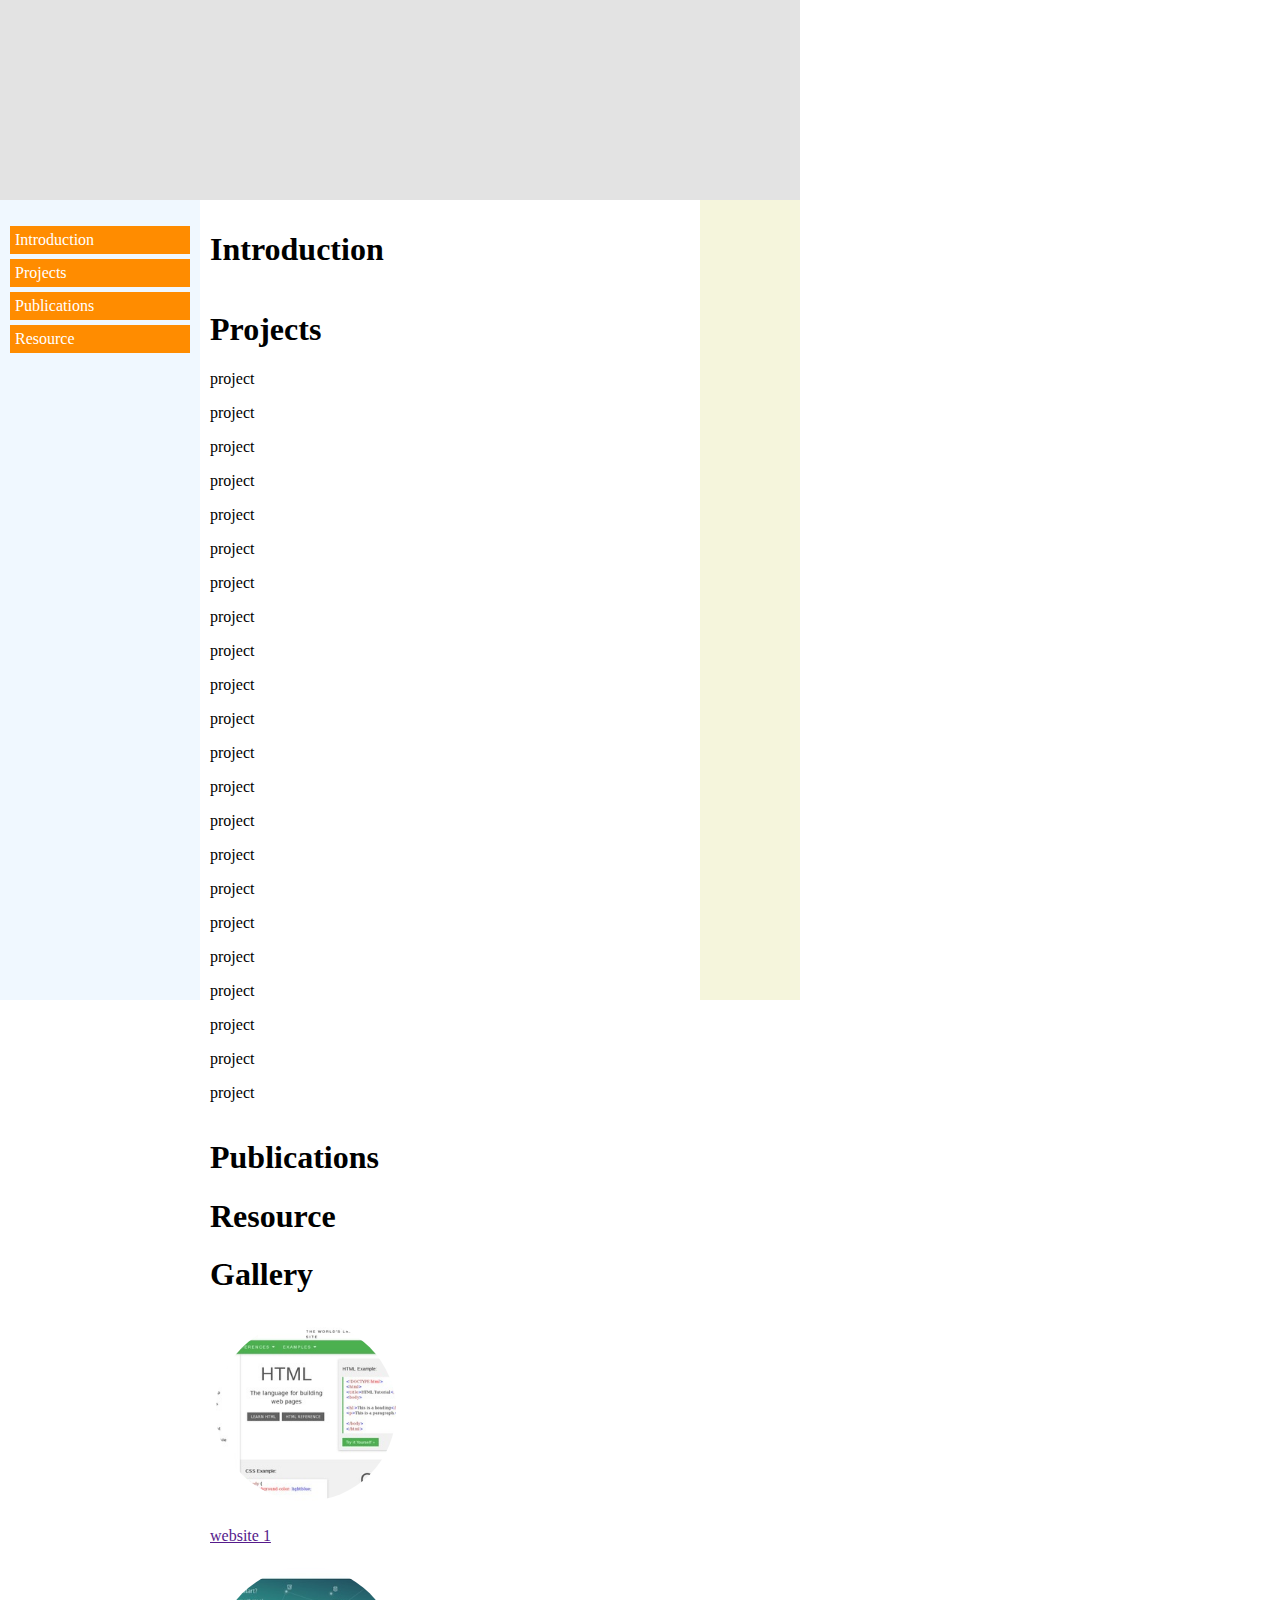
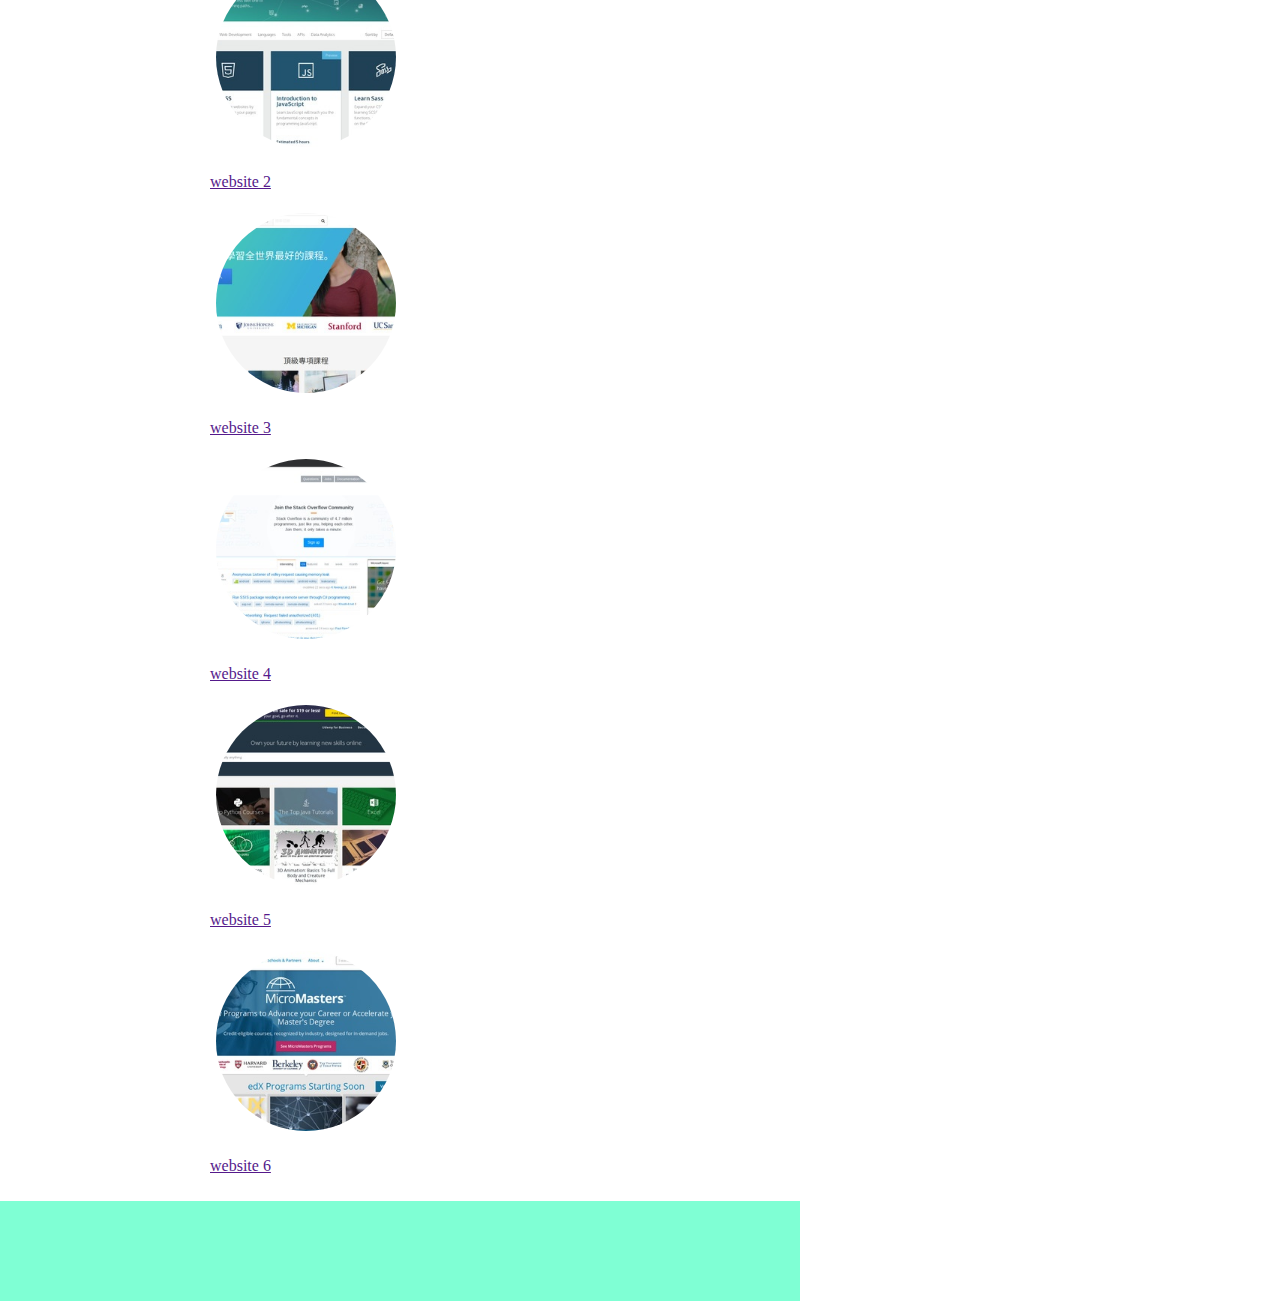
<file: index.html>
<!DOCTYPE html>
<html>

<head>
    <title>My first homepage</title>
    <link rel="stylesheet" type="text/css" href="css/main.css">
</head>

<body>
    <div id="wrapper">
        <div id="banner">
            <div class="container"></div>
        </div>
        <div id="nav">
            <div class="container">
                <ul>
                    <li><a href="#introduction">Introduction</a></li>
                    <li><a href="#projects">Projects</a></li>
                    <li><a href="#publications">Publications</a></li>
                    <li><a href="#resource">Resource</a></li>
                </ul>
            </div>
        </div>
        <div id="content">
            <div class="container">
                <div id="introduction" class="item">
                    <h1>Introduction</h1>
                </div>
                <div id="projects" class="item">
                    <h1>Projects</h1>
                    <p>project</p>
                    <p>project</p>
                    <p>project</p>
                    <p>project</p>
                    <p>project</p>
                    <p>project</p>
                    <p>project</p>
                    <p>project</p>
                    <p>project</p>
                    <p>project</p>
                    <p>project</p>
                    <p>project</p>
                    <p>project</p>
                    <p>project</p>
                    <p>project</p>
                    <p>project</p>
                    <p>project</p>
                    <p>project</p>
                    <p>project</p>
                    <p>project</p>
                    <p>project</p>
                    <p>project</p>
                </div>
                <div id="publications" class="item">
                    <h1>Publications</h1>
                </div>
                <div id="resource" class "item">
                    <h1>Resource</h1>
                    <h1>Gallery</h1>
                    <div class="img"><a href="" target="_blank"><img src="assets/website1.jpeg"><p>website 1</p></a></div>
                    <div class="img"><a href="" target="_blank"><img src="assets/website2.jpeg"><p>website 2</p></a></div>
                    <div class="img"><a href="" target="_blank"><img src="assets/website3.jpeg"><p>website 3</p></a></div>
                    <div class="img"><a href="" target="_blank"><img src="assets/website4.jpeg"><p>website 4</p></a></div>
                    <div class="img"><a href="" target="_blank"><img src="assets/website5.jpeg"><p>website 5</p></a></div>
                    <div class="img"><a href="" target="_blank"><img src="assets/website6.jpeg"><p>website 6</p></a></div>
                </div>
            </div>
        </div>
        <div id="information">
            <div class="container"></div>

        </div>
        <div id="footer"></div>
        <div class="container"></div>
    </div>
</body>

</html>
</file>
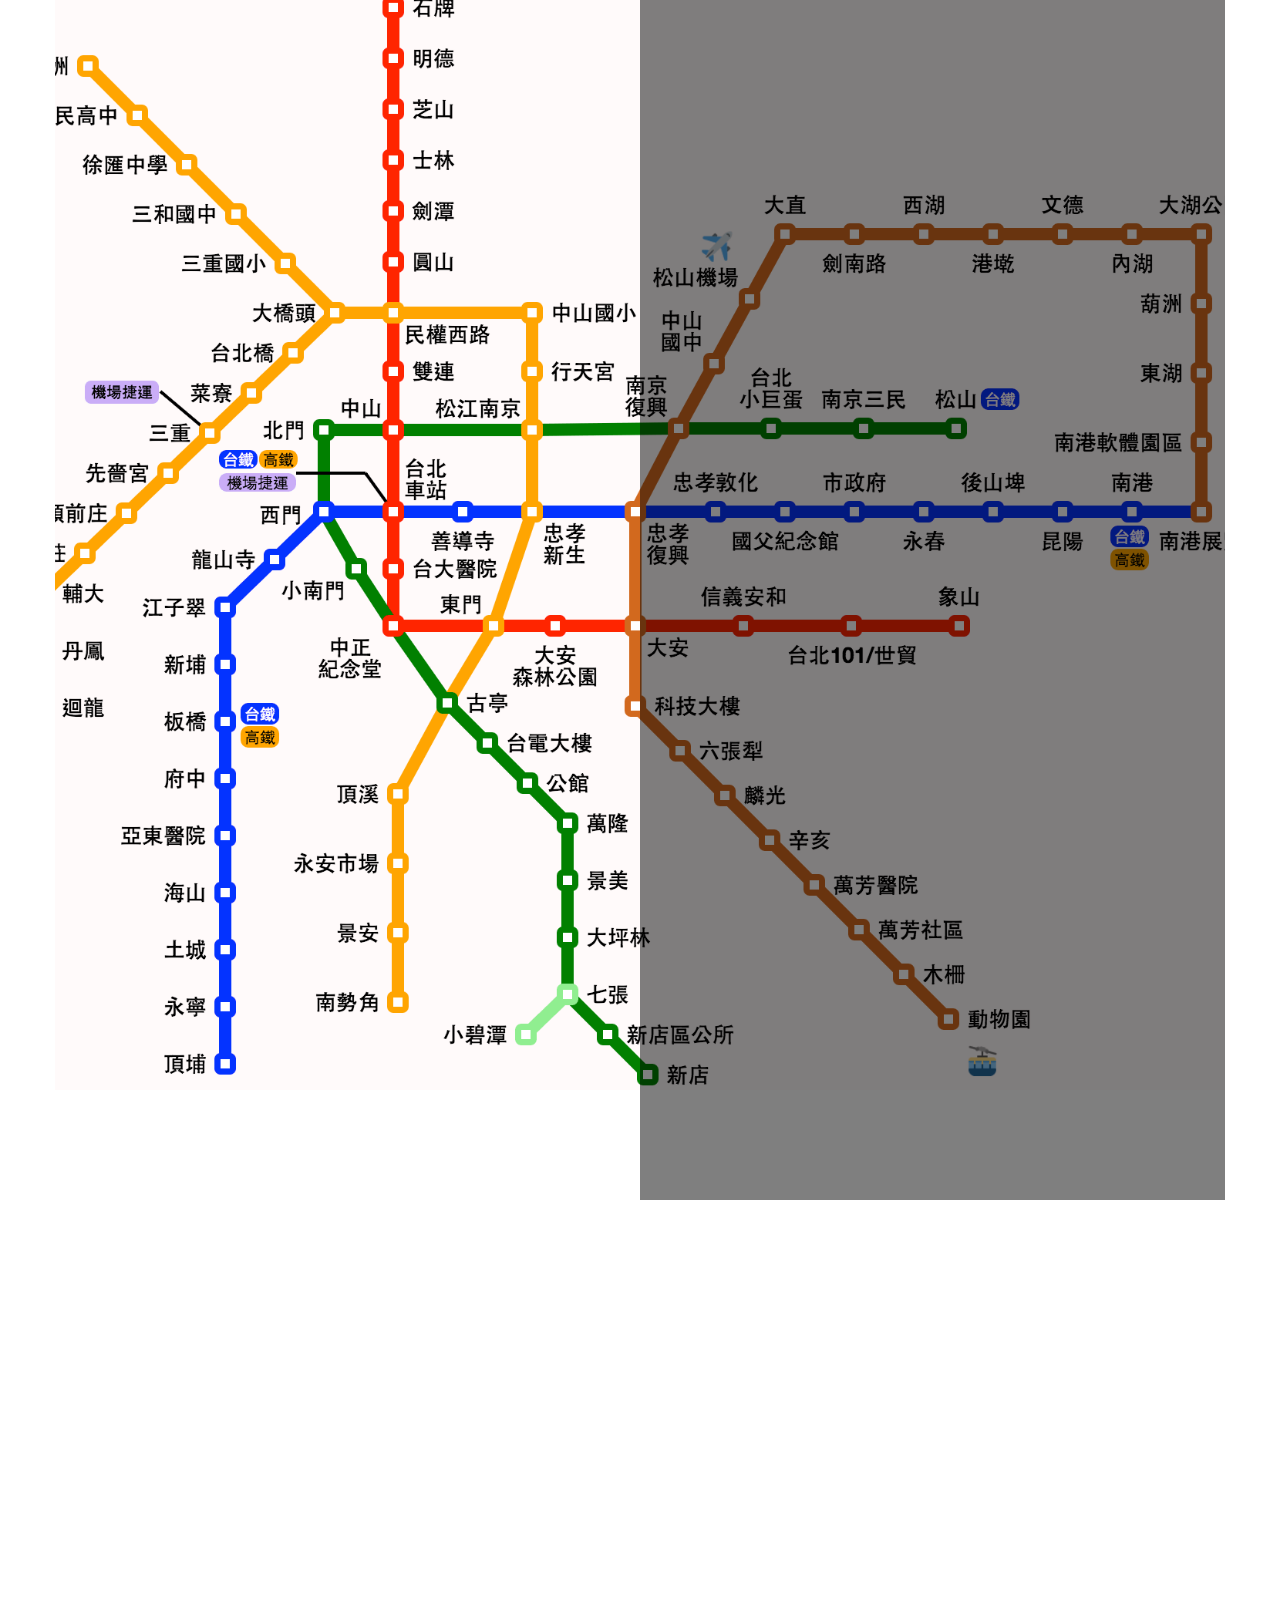
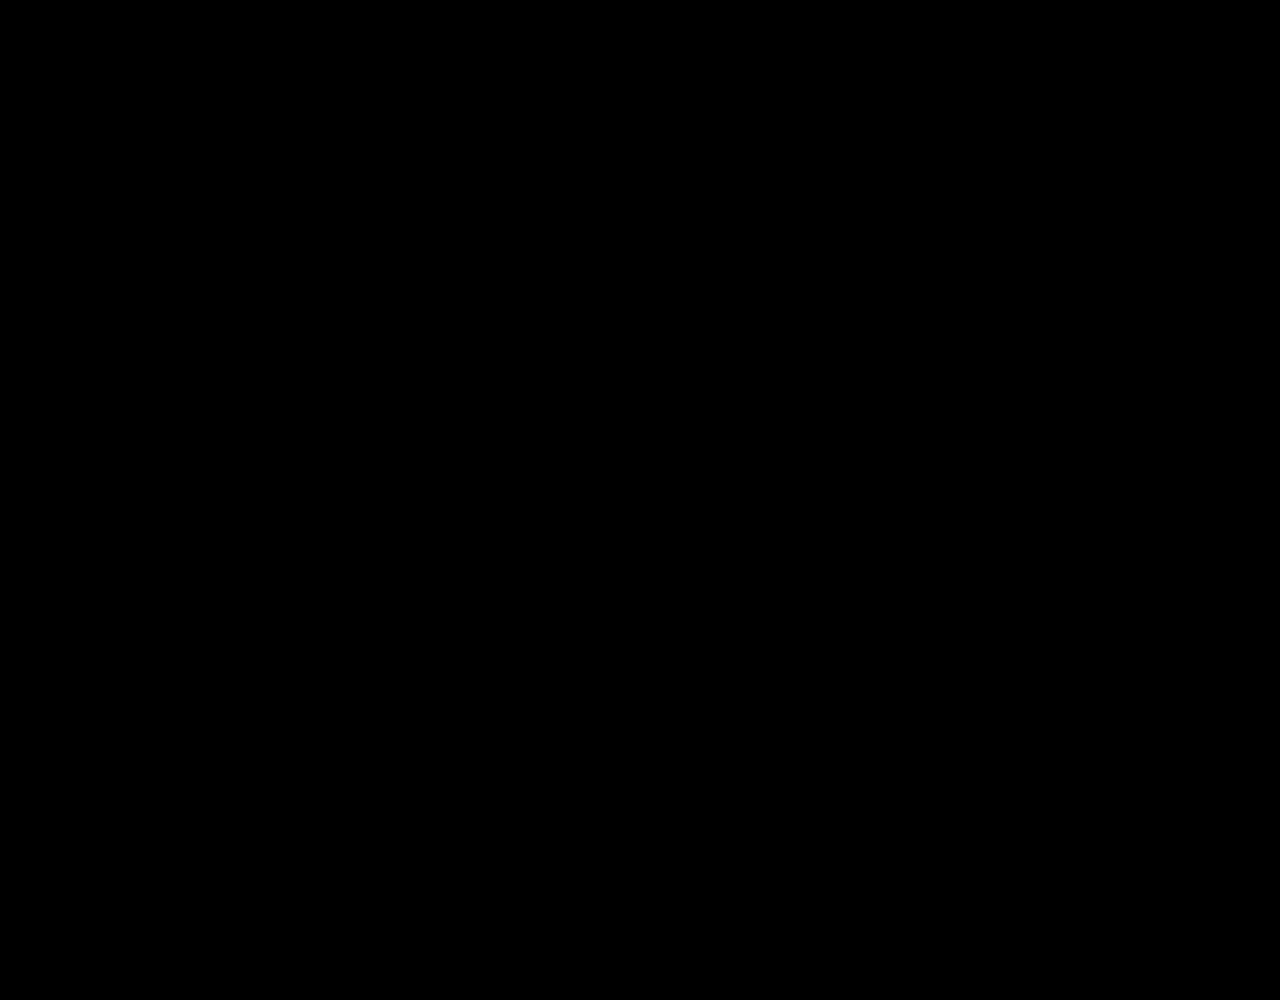
<file: twofixedback/twofixed.html>
<!DOCTYPE html>
<html>

<head>
    <meta charset="utf-8">
    <link rel="stylesheet" href="https://maxcdn.bootstrapcdn.com/bootstrap/3.3.7/css/bootstrap.min.css">
    <link rel="stylesheet" href="twofixed.css">
</head>

<body>
        
        <div id="first" class="container">
        <div class="row" >
        <div class="col-sm-6">
            </div>
        <div class="col-sm-6" style="color= white; background-color: rgba(0,0,0,0.5);">
        </div>
        </div>
        </div>
        
        <div id="second" class="container">
             <div class="row">
        <div class="col-sm-6"></div>
        <div class="col-sm-6">
        </div>
        </div>
        </div>
        
        <div style="height:1000px;background-color: black;"></div>
    </body>

</html>
</file>
<file: css/main.css>
body{    
    margin:0
}


ul{
    padding-left:0px;
}

/*
#banner, #nav, #content, #information, #footer{
    
    padding:10px;
}
*/



.container{
    
    padding:10px;
}


.item{
    padding-top:200px;
    margin-top:-200px;
    
}

.wrapper {
    width: 600px;
    margin: 0 auto;
}


#banner {
    background-color: rgba(200, 200, 200, 0.5);
    width: 800px;
    height: 200px;
    clear: both;
    position: fixed;
}

#nav {
    background-color: aliceblue;
    width: 200px;
    height: 800px;
    position: fixed;
    margin-top: 200px;
    
}



#nav li{
    display:block;
    background-color:darkorange;
    margin-top: 5px;
    padding: 5px;
/*add two lines here*/
}





#nav li a{
    text-decoration: none;
    color:white;
}



#nav li:hover{
    background-color:bisque;
}

#nav li a:hover{
    color:black;
}

    
    


#content {
    width: 500px;
    float: left;
    margin-top: 200px;
    margin-left: 200px;

}

#information {
    background-color: beige;
    width: 100px;
    height: 800px;
    float: left;
    margin-top: 200px;

}

div.img img{
    margin:5px;
    height:180px;
    width:180px;
    border:1px solid #ffffff;
    border-radius:50%;
    object-fit:cover;
    
    
}





#footer {
    background-color: aquamarine;
    width: 800px;
    height: 100px;
    float:left;
}
</file>
<file: twofixedback/twofixed.css>
#first {
    background-image: url("20160812-1.png");
    min-height: 800px;
    background-attachment: fixed;
    background-position: center;
    background-repeat: no-repeat;
    background-size: cover;
}



#first .row{
 min-height:800px;

}


#first .row div{ 
    min-height: 1200px ;
}





#second {
    background-image: url("20160812.png");
    min-height: 400px;
    background-attachment: fixed;
    background-position: center;
    background-repeat: no-repeat;
    background-size: cover;
}

#rocket{
    height: 20%;
    position: absolute;
    bottom: 0px;
    right:-20%;
    z-index: 20;
}
</file>
